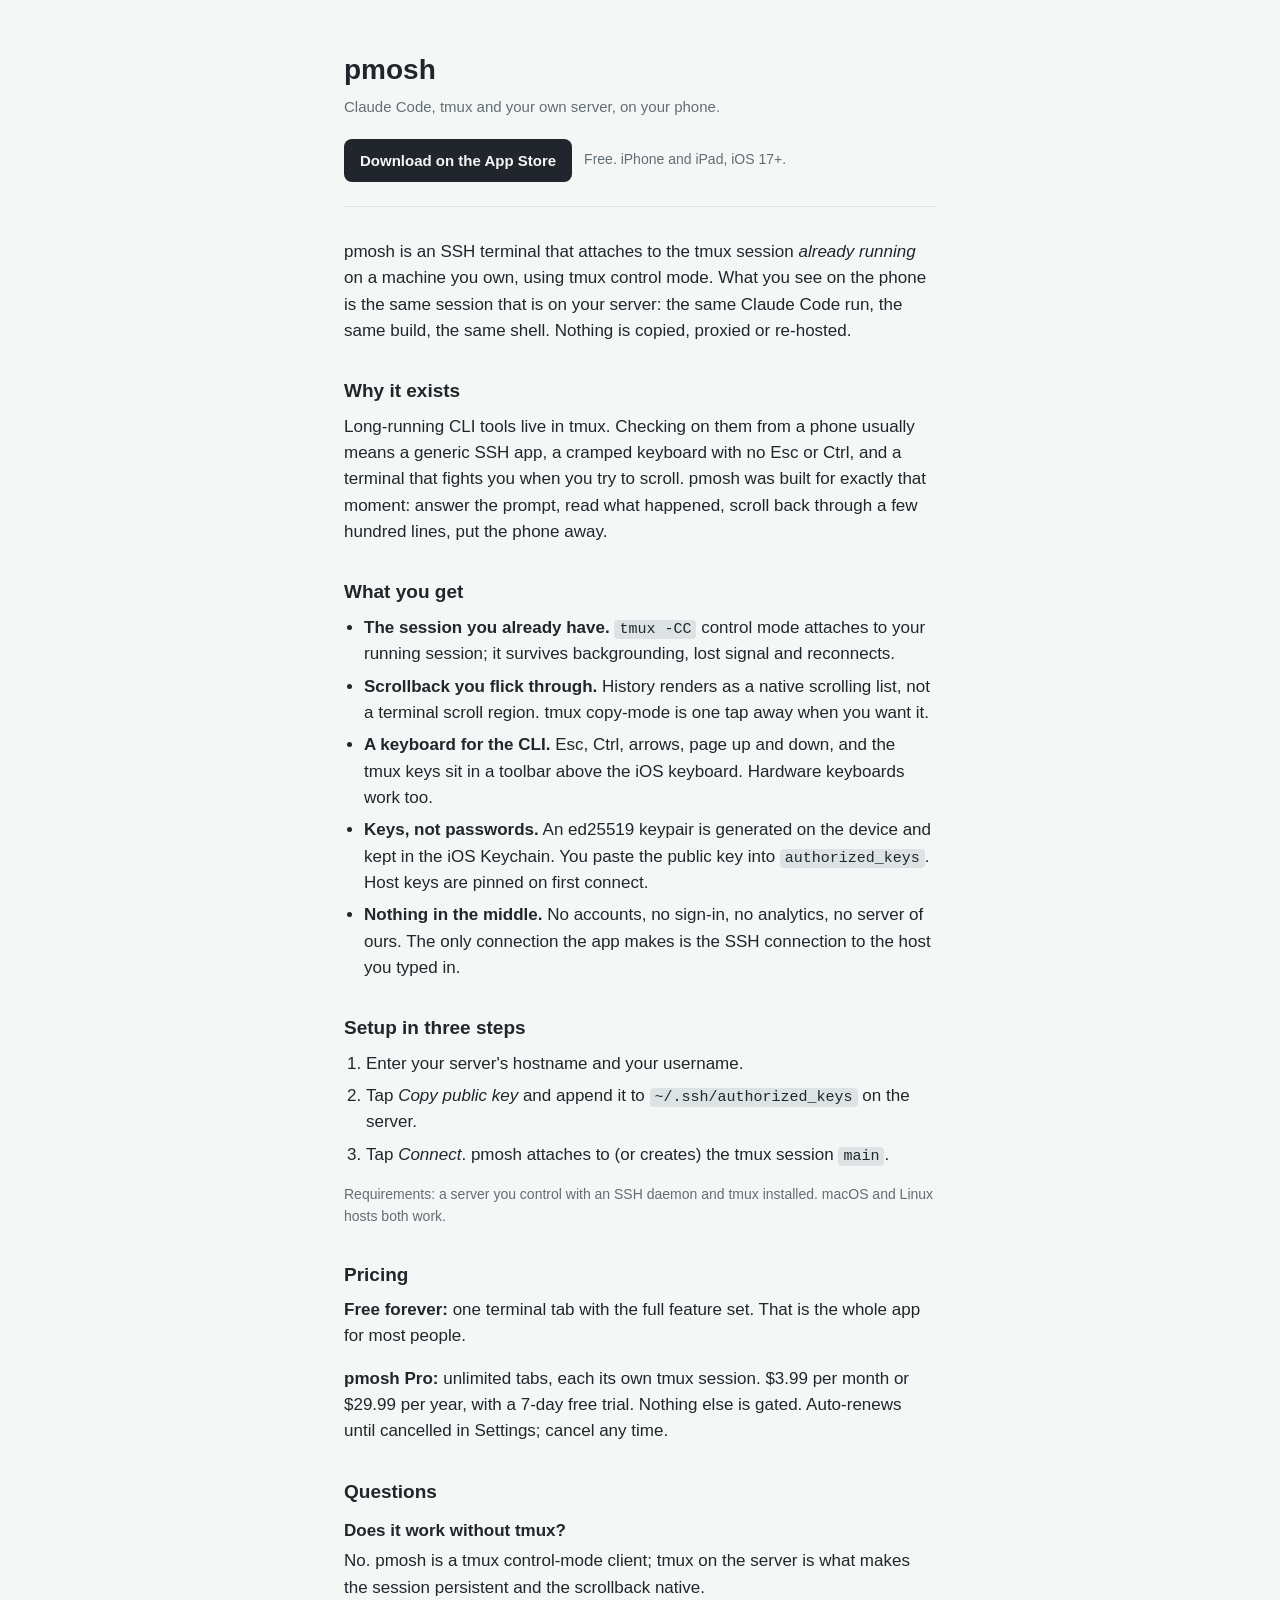
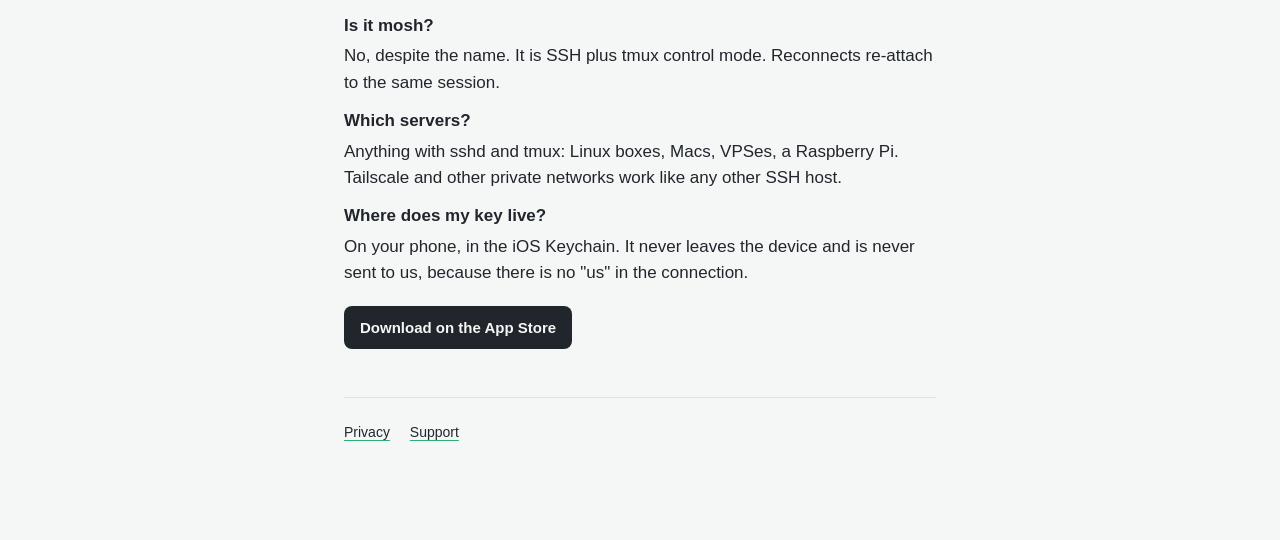
<file: index.html>
<!DOCTYPE html>
<html lang="en">
<head>
<meta charset="utf-8">
<meta name="viewport" content="width=device-width, initial-scale=1">
<title>pmosh — Claude Code, tmux and your own server, on your phone</title>
<meta name="description" content="pmosh is an iPhone and iPad SSH terminal that attaches to the tmux session already running on your server. Native flick scrollback, a real Esc/Ctrl/arrows toolbar, no accounts, no telemetry.">
<meta property="og:title" content="pmosh — an iPhone terminal for your tmux session">
<meta property="og:description" content="Attach to the tmux session already running on your own server. Built for driving Claude Code and other CLI tools from a phone.">
<meta property="og:type" content="website">
<meta property="og:url" content="https://robertpgruber.github.io/pmosh-site/">
<link rel="stylesheet" href="style.css">
</head>
<body>
<main>
  <header>
    <h1>pmosh</h1>
    <p class="tagline">Claude Code, tmux and your own server, on your phone.</p>
    <p class="cta">
      <a class="store" href="https://apps.apple.com/app/id6788939205">Download on the App Store</a>
      <span class="fine">Free. iPhone and iPad, iOS 17+.</span>
    </p>
  </header>

  <p>pmosh is an SSH terminal that attaches to the tmux session <em>already running</em> on a machine you own, using tmux control mode. What you see on the phone is the same session that is on your server: the same Claude Code run, the same build, the same shell. Nothing is copied, proxied or re-hosted.</p>

  <h2>Why it exists</h2>
  <p>Long-running CLI tools live in tmux. Checking on them from a phone usually means a generic SSH app, a cramped keyboard with no Esc or Ctrl, and a terminal that fights you when you try to scroll. pmosh was built for exactly that moment: answer the prompt, read what happened, scroll back through a few hundred lines, put the phone away.</p>

  <h2>What you get</h2>
  <ul>
    <li><strong>The session you already have.</strong> <code>tmux -CC</code> control mode attaches to your running session; it survives backgrounding, lost signal and reconnects.</li>
    <li><strong>Scrollback you flick through.</strong> History renders as a native scrolling list, not a terminal scroll region. tmux copy-mode is one tap away when you want it.</li>
    <li><strong>A keyboard for the CLI.</strong> Esc, Ctrl, arrows, page up and down, and the tmux keys sit in a toolbar above the iOS keyboard. Hardware keyboards work too.</li>
    <li><strong>Keys, not passwords.</strong> An ed25519 keypair is generated on the device and kept in the iOS Keychain. You paste the public key into <code>authorized_keys</code>. Host keys are pinned on first connect.</li>
    <li><strong>Nothing in the middle.</strong> No accounts, no sign-in, no analytics, no server of ours. The only connection the app makes is the SSH connection to the host you typed in.</li>
  </ul>

  <h2>Setup in three steps</h2>
  <ol>
    <li>Enter your server's hostname and your username.</li>
    <li>Tap <em>Copy public key</em> and append it to <code>~/.ssh/authorized_keys</code> on the server.</li>
    <li>Tap <em>Connect</em>. pmosh attaches to (or creates) the tmux session <code>main</code>.</li>
  </ol>
  <p class="fine">Requirements: a server you control with an SSH daemon and tmux installed. macOS and Linux hosts both work.</p>

  <h2>Pricing</h2>
  <p><strong>Free forever:</strong> one terminal tab with the full feature set. That is the whole app for most people.</p>
  <p><strong>pmosh Pro:</strong> unlimited tabs, each its own tmux session. $3.99 per month or $29.99 per year, with a 7-day free trial. Nothing else is gated. Auto-renews until cancelled in Settings; cancel any time.</p>

  <h2>Questions</h2>
  <dl>
    <dt>Does it work without tmux?</dt>
    <dd>No. pmosh is a tmux control-mode client; tmux on the server is what makes the session persistent and the scrollback native.</dd>
    <dt>Is it mosh?</dt>
    <dd>No, despite the name. It is SSH plus tmux control mode. Reconnects re-attach to the same session.</dd>
    <dt>Which servers?</dt>
    <dd>Anything with sshd and tmux: Linux boxes, Macs, VPSes, a Raspberry Pi. Tailscale and other private networks work like any other SSH host.</dd>
    <dt>Where does my key live?</dt>
    <dd>On your phone, in the iOS Keychain. It never leaves the device and is never sent to us, because there is no "us" in the connection.</dd>
  </dl>

  <p class="cta">
    <a class="store" href="https://apps.apple.com/app/id6788939205">Download on the App Store</a>
  </p>

  <nav>
    <a href="privacy.html">Privacy</a>
    <a href="support.html">Support</a>
  </nav>
</main>
</body>
</html>
</file>
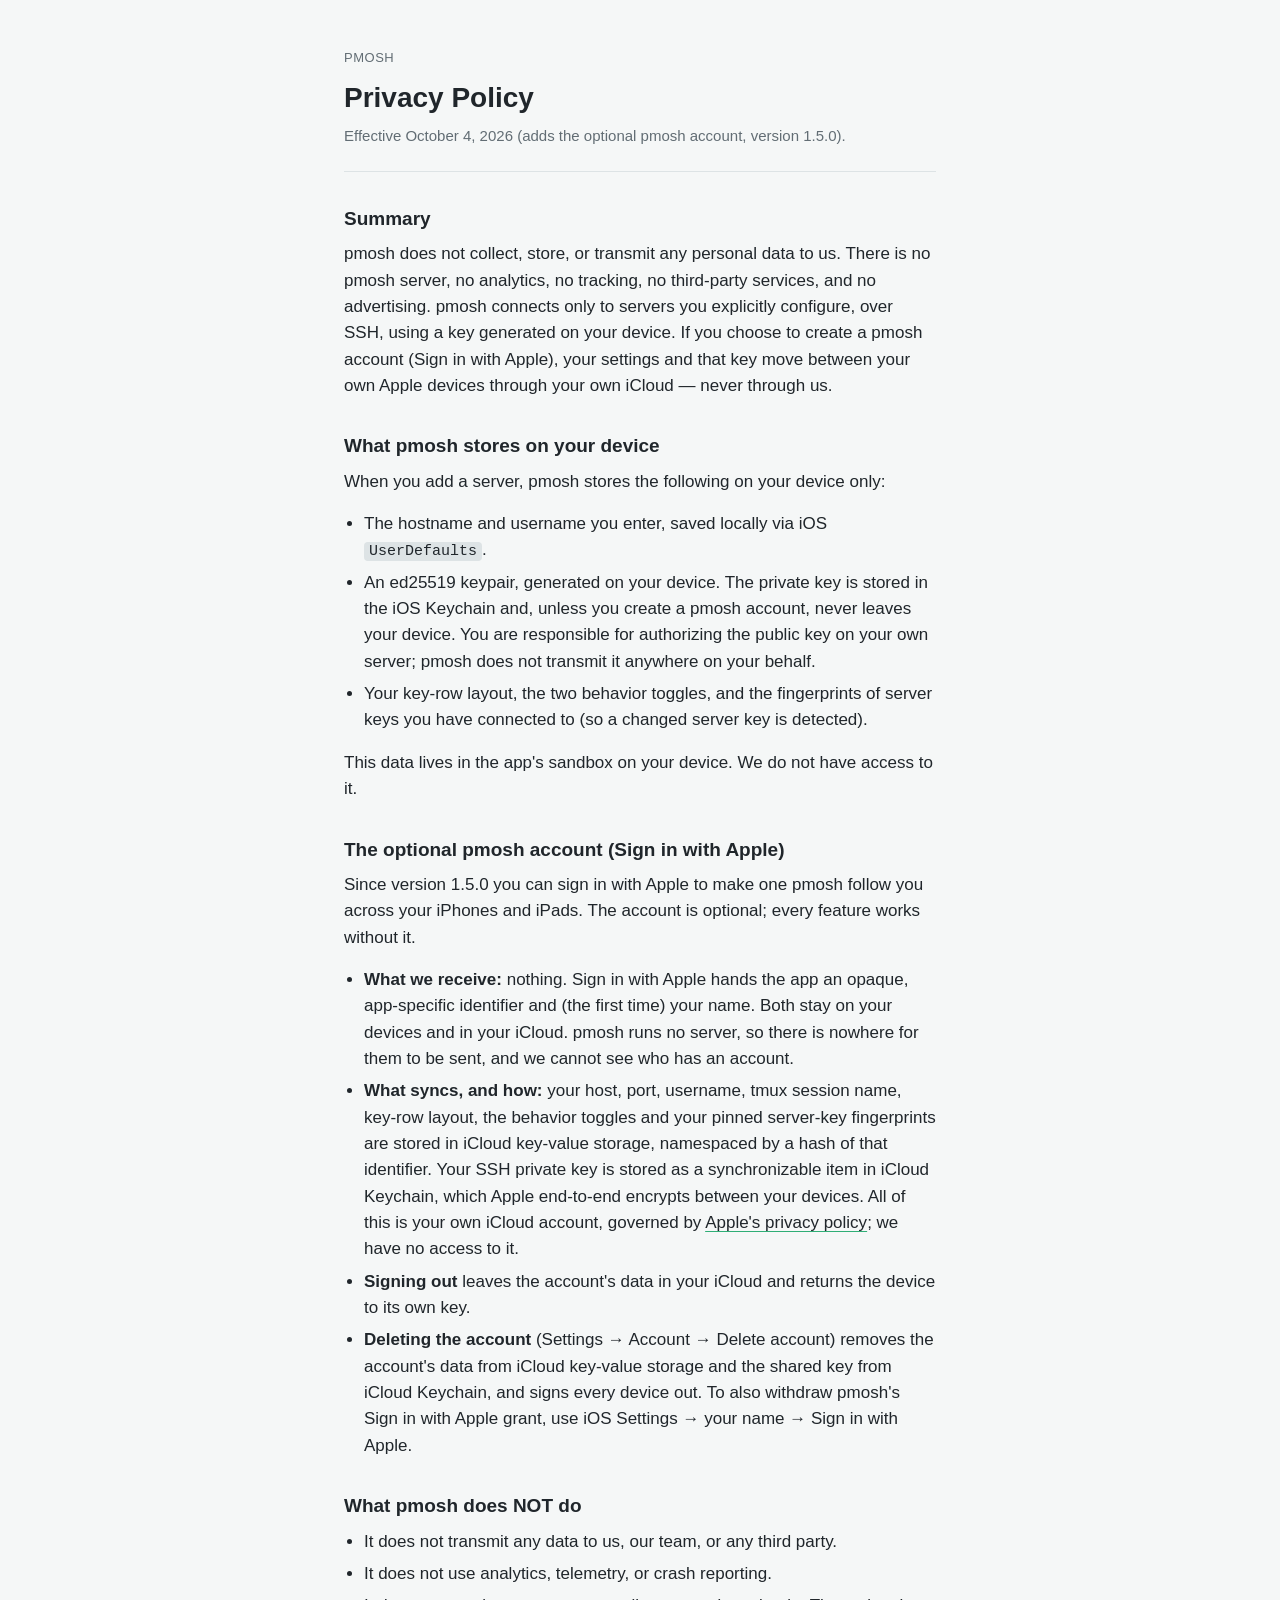
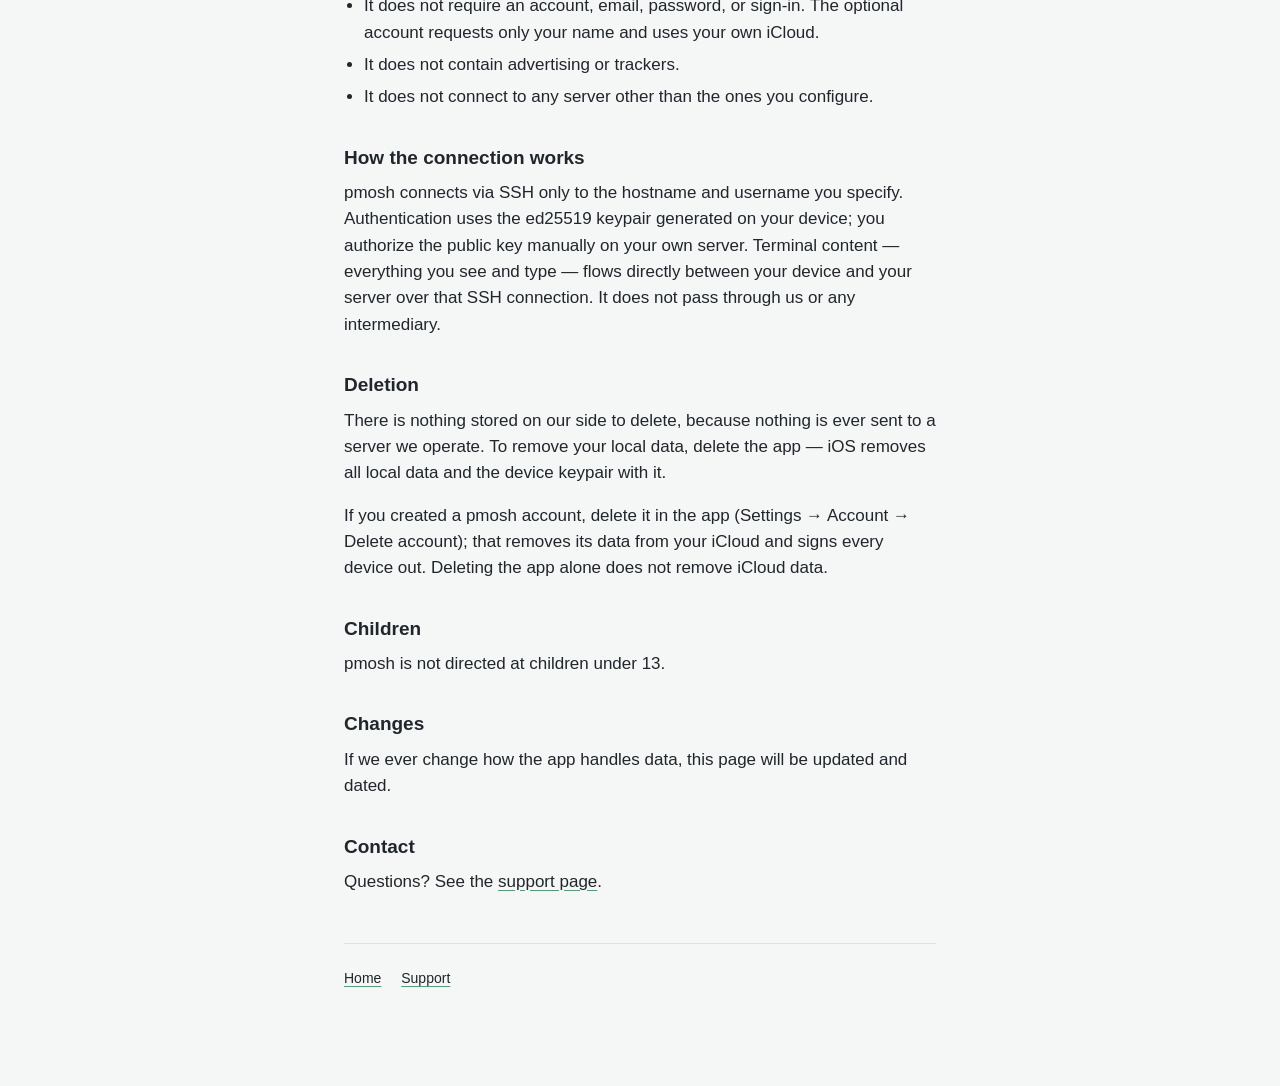
<file: privacy.html>
<!DOCTYPE html>
<html lang="en">
<head>
<meta charset="utf-8">
<meta name="viewport" content="width=device-width, initial-scale=1">
<title>pmosh &mdash; Privacy</title>
<link rel="stylesheet" href="style.css">
</head>
<body>
<main>
  <header>
    <p class="eyebrow">pmosh</p>
    <h1>Privacy Policy</h1>
    <p class="tagline">Effective October 4, 2026 (adds the optional pmosh account, version 1.5.0).</p>
  </header>

  <h2>Summary</h2>
  <p>pmosh does not collect, store, or transmit any personal data to us. There is no pmosh server, no analytics, no tracking, no third-party services, and no advertising. pmosh connects only to servers you explicitly configure, over SSH, using a key generated on your device. If you choose to create a pmosh account (Sign in with Apple), your settings and that key move between your own Apple devices through your own iCloud &mdash; never through us.</p>

  <h2>What pmosh stores on your device</h2>
  <p>When you add a server, pmosh stores the following on your device only:</p>
  <ul>
    <li>The hostname and username you enter, saved locally via iOS <code>UserDefaults</code>.</li>
    <li>An ed25519 keypair, generated on your device. The private key is stored in the iOS Keychain and, unless you create a pmosh account, never leaves your device. You are responsible for authorizing the public key on your own server; pmosh does not transmit it anywhere on your behalf.</li>
    <li>Your key-row layout, the two behavior toggles, and the fingerprints of server keys you have connected to (so a changed server key is detected).</li>
  </ul>
  <p>This data lives in the app's sandbox on your device. We do not have access to it.</p>

  <h2>The optional pmosh account (Sign in with Apple)</h2>
  <p>Since version 1.5.0 you can sign in with Apple to make one pmosh follow you across your iPhones and iPads. The account is optional; every feature works without it.</p>
  <ul>
    <li><strong>What we receive:</strong> nothing. Sign in with Apple hands the app an opaque, app-specific identifier and (the first time) your name. Both stay on your devices and in your iCloud. pmosh runs no server, so there is nowhere for them to be sent, and we cannot see who has an account.</li>
    <li><strong>What syncs, and how:</strong> your host, port, username, tmux session name, key-row layout, the behavior toggles and your pinned server-key fingerprints are stored in iCloud key-value storage, namespaced by a hash of that identifier. Your SSH private key is stored as a synchronizable item in iCloud Keychain, which Apple end-to-end encrypts between your devices. All of this is your own iCloud account, governed by <a href="https://www.apple.com/legal/privacy/">Apple's privacy policy</a>; we have no access to it.</li>
    <li><strong>Signing out</strong> leaves the account's data in your iCloud and returns the device to its own key.</li>
    <li><strong>Deleting the account</strong> (Settings &rarr; Account &rarr; Delete account) removes the account's data from iCloud key-value storage and the shared key from iCloud Keychain, and signs every device out. To also withdraw pmosh's Sign in with Apple grant, use iOS Settings &rarr; your name &rarr; Sign in with Apple.</li>
  </ul>

  <h2>What pmosh does NOT do</h2>
  <ul>
    <li>It does not transmit any data to us, our team, or any third party.</li>
    <li>It does not use analytics, telemetry, or crash reporting.</li>
    <li>It does not require an account, email, password, or sign-in. The optional account requests only your name and uses your own iCloud.</li>
    <li>It does not contain advertising or trackers.</li>
    <li>It does not connect to any server other than the ones you configure.</li>
  </ul>

  <h2>How the connection works</h2>
  <p>pmosh connects via SSH only to the hostname and username you specify. Authentication uses the ed25519 keypair generated on your device; you authorize the public key manually on your own server. Terminal content &mdash; everything you see and type &mdash; flows directly between your device and your server over that SSH connection. It does not pass through us or any intermediary.</p>

  <h2>Deletion</h2>
  <p>There is nothing stored on our side to delete, because nothing is ever sent to a server we operate. To remove your local data, delete the app &mdash; iOS removes all local data and the device keypair with it.</p>
  <p>If you created a pmosh account, delete it in the app (Settings &rarr; Account &rarr; Delete account); that removes its data from your iCloud and signs every device out. Deleting the app alone does not remove iCloud data.</p>

  <h2>Children</h2>
  <p>pmosh is not directed at children under 13.</p>

  <h2>Changes</h2>
  <p>If we ever change how the app handles data, this page will be updated and dated.</p>

  <h2>Contact</h2>
  <p>Questions? See the <a href="support.html">support page</a>.</p>

  <nav>
    <a href="index.html">Home</a>
    <a href="support.html">Support</a>
  </nav>
</main>
</body>
</html>
</file>
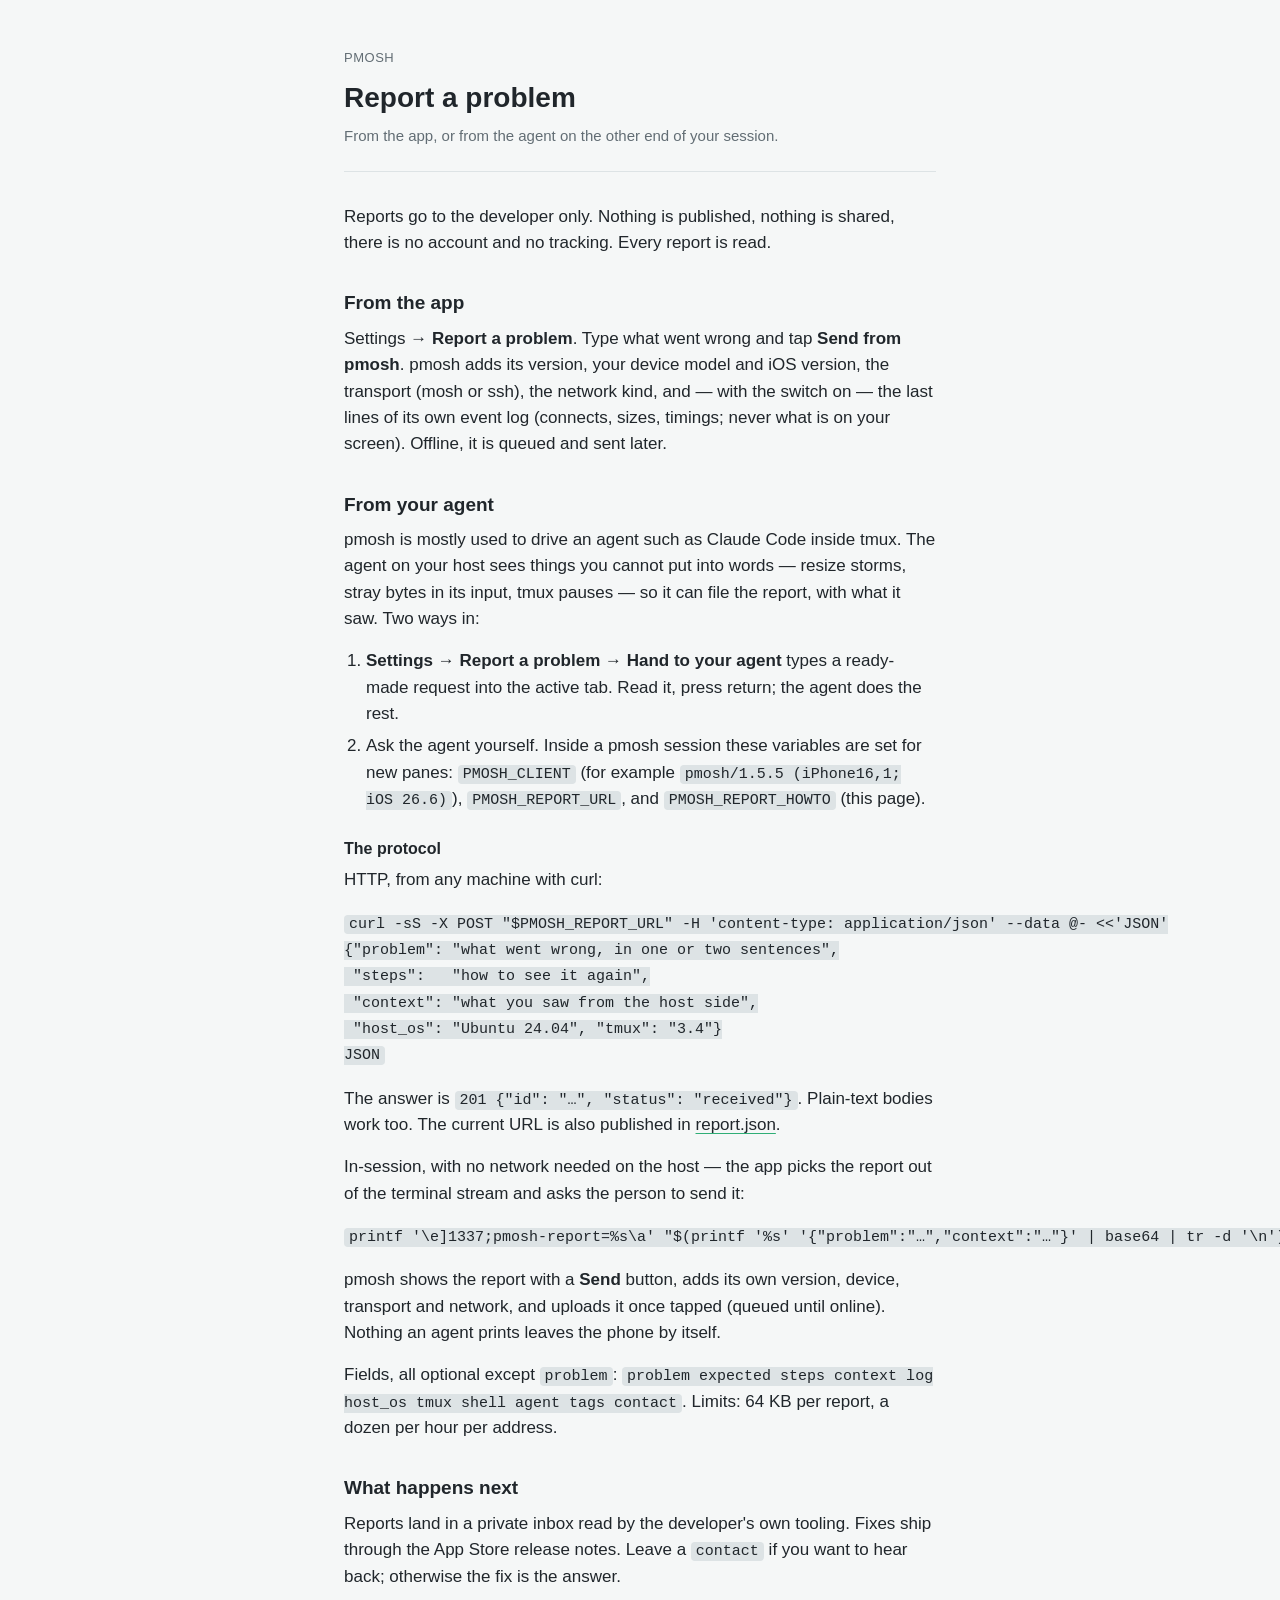
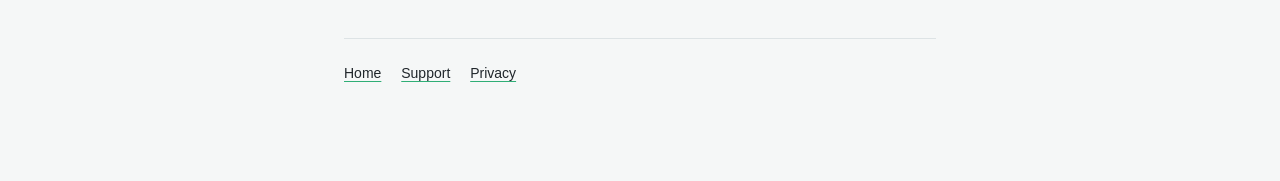
<file: report.html>
<!DOCTYPE html>
<html lang="en">
<head>
<meta charset="utf-8">
<meta name="viewport" content="width=device-width, initial-scale=1">
<title>pmosh &mdash; Report a problem</title>
<link rel="stylesheet" href="style.css">
</head>
<body>
<main>
  <header>
    <p class="eyebrow">pmosh</p>
    <h1>Report a problem</h1>
    <p class="tagline">From the app, or from the agent on the other end of your session.</p>
  </header>

  <p>Reports go to the developer only. Nothing is published, nothing is shared, there is no account and no tracking. Every report is read.</p>

  <h2>From the app</h2>
  <p>Settings &rarr; <strong>Report a problem</strong>. Type what went wrong and tap <strong>Send from pmosh</strong>. pmosh adds its version, your device model and iOS version, the transport (mosh or ssh), the network kind, and &mdash; with the switch on &mdash; the last lines of its own event log (connects, sizes, timings; never what is on your screen). Offline, it is queued and sent later.</p>

  <h2>From your agent</h2>
  <p>pmosh is mostly used to drive an agent such as Claude Code inside tmux. The agent on your host sees things you cannot put into words &mdash; resize storms, stray bytes in its input, tmux pauses &mdash; so it can file the report, with what it saw. Two ways in:</p>
  <ol>
    <li><strong>Settings &rarr; Report a problem &rarr; Hand to your agent</strong> types a ready-made request into the active tab. Read it, press return; the agent does the rest.</li>
    <li>Ask the agent yourself. Inside a pmosh session these variables are set for new panes: <code>PMOSH_CLIENT</code> (for example <code>pmosh/1.5.5 (iPhone16,1; iOS 26.6)</code>), <code>PMOSH_REPORT_URL</code>, and <code>PMOSH_REPORT_HOWTO</code> (this page).</li>
  </ol>

  <h3>The protocol</h3>
  <p>HTTP, from any machine with curl:</p>
  <pre><code>curl -sS -X POST "$PMOSH_REPORT_URL" -H 'content-type: application/json' --data @- &lt;&lt;'JSON'
{"problem": "what went wrong, in one or two sentences",
 "steps":   "how to see it again",
 "context": "what you saw from the host side",
 "host_os": "Ubuntu 24.04", "tmux": "3.4"}
JSON</code></pre>
  <p>The answer is <code>201 {"id": "&hellip;", "status": "received"}</code>. Plain-text bodies work too. The current URL is also published in <a href="report.json">report.json</a>.</p>

  <p>In-session, with no network needed on the host &mdash; the app picks the report out of the terminal stream and asks the person to send it:</p>
  <pre><code>printf '\e]1337;pmosh-report=%s\a' "$(printf '%s' '{"problem":"&hellip;","context":"&hellip;"}' | base64 | tr -d '\n')"</code></pre>
  <p>pmosh shows the report with a <strong>Send</strong> button, adds its own version, device, transport and network, and uploads it once tapped (queued until online). Nothing an agent prints leaves the phone by itself.</p>

  <p>Fields, all optional except <code>problem</code>: <code>problem expected steps context log host_os tmux shell agent tags contact</code>. Limits: 64&nbsp;KB per report, a dozen per hour per address.</p>

  <h2>What happens next</h2>
  <p>Reports land in a private inbox read by the developer's own tooling. Fixes ship through the App Store release notes. Leave a <code>contact</code> if you want to hear back; otherwise the fix is the answer.</p>

  <nav>
    <a href="index.html">Home</a>
    <a href="support.html">Support</a>
    <a href="privacy.html">Privacy</a>
  </nav>
</main>
</body>
</html>
</file>
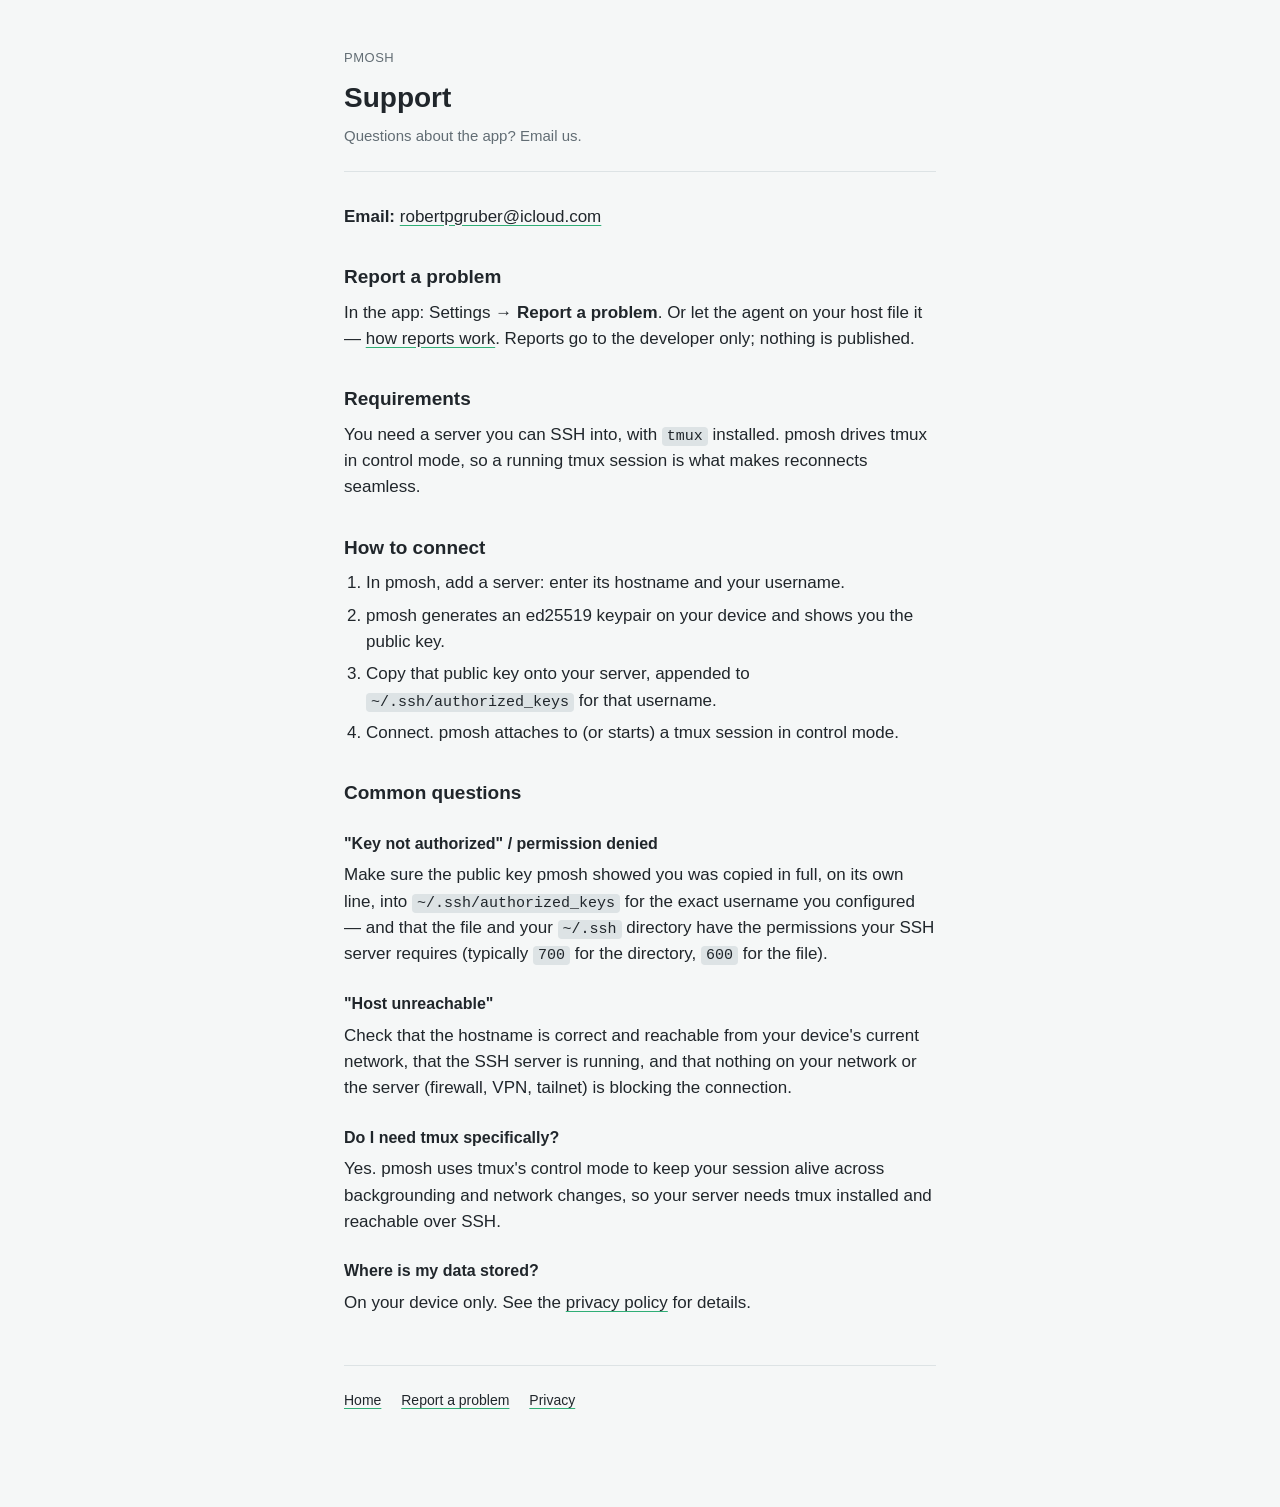
<file: support.html>
<!DOCTYPE html>
<html lang="en">
<head>
<meta charset="utf-8">
<meta name="viewport" content="width=device-width, initial-scale=1">
<title>pmosh &mdash; Support</title>
<link rel="stylesheet" href="style.css">
</head>
<body>
<main>
  <header>
    <p class="eyebrow">pmosh</p>
    <h1>Support</h1>
    <p class="tagline">Questions about the app? Email us.</p>
  </header>

  <p><strong>Email:</strong> <a href="mailto:robertpgruber@icloud.com">robertpgruber@icloud.com</a></p>

  <h2>Report a problem</h2>
  <p>In the app: Settings &rarr; <strong>Report a problem</strong>. Or let the agent on your host file it &mdash; <a href="report.html">how reports work</a>. Reports go to the developer only; nothing is published.</p>

  <h2>Requirements</h2>
  <p>You need a server you can SSH into, with <code>tmux</code> installed. pmosh drives tmux in control mode, so a running tmux session is what makes reconnects seamless.</p>

  <h2>How to connect</h2>
  <ol>
    <li>In pmosh, add a server: enter its hostname and your username.</li>
    <li>pmosh generates an ed25519 keypair on your device and shows you the public key.</li>
    <li>Copy that public key onto your server, appended to <code>~/.ssh/authorized_keys</code> for that username.</li>
    <li>Connect. pmosh attaches to (or starts) a tmux session in control mode.</li>
  </ol>

  <h2>Common questions</h2>

  <h3>"Key not authorized" / permission denied</h3>
  <p>Make sure the public key pmosh showed you was copied in full, on its own line, into <code>~/.ssh/authorized_keys</code> for the exact username you configured &mdash; and that the file and your <code>~/.ssh</code> directory have the permissions your SSH server requires (typically <code>700</code> for the directory, <code>600</code> for the file).</p>

  <h3>"Host unreachable"</h3>
  <p>Check that the hostname is correct and reachable from your device's current network, that the SSH server is running, and that nothing on your network or the server (firewall, VPN, tailnet) is blocking the connection.</p>

  <h3>Do I need tmux specifically?</h3>
  <p>Yes. pmosh uses tmux's control mode to keep your session alive across backgrounding and network changes, so your server needs tmux installed and reachable over SSH.</p>

  <h3>Where is my data stored?</h3>
  <p>On your device only. See the <a href="privacy.html">privacy policy</a> for details.</p>

  <nav>
    <a href="index.html">Home</a>
    <a href="report.html">Report a problem</a>
    <a href="privacy.html">Privacy</a>
  </nav>
</main>
</body>
</html>
</file>
<file: style.css>
:root {
  --bg: #f5f7f7;
  --fg: #20262b;
  --muted: #626d74;
  --accent: #2fae76;
  --line: #dde3e5;
}

* { box-sizing: border-box; }

html, body {
  margin: 0;
  padding: 0;
  background: var(--bg);
  color: var(--fg);
  font-family: -apple-system, BlinkMacSystemFont, "Segoe UI", Helvetica, Arial, sans-serif;
  font-size: 17px;
  line-height: 1.55;
}

main {
  max-width: 640px;
  margin: 0 auto;
  padding: 48px 24px 96px;
}

header {
  border-bottom: 1px solid var(--line);
  padding-bottom: 24px;
  margin-bottom: 32px;
}

h1 {
  font-size: 28px;
  margin: 0 0 4px;
  font-weight: 600;
}

header .tagline {
  color: var(--muted);
  font-size: 15px;
  margin: 0;
}

h2 {
  font-size: 19px;
  margin-top: 32px;
  margin-bottom: 8px;
}

h3 {
  font-size: 16px;
  margin-top: 24px;
  margin-bottom: 6px;
}

p, ul {
  margin: 0 0 16px;
}

ul {
  padding-left: 20px;
}

li {
  margin-bottom: 6px;
}

code {
  background: var(--line);
  border-radius: 4px;
  padding: 1px 5px;
  font-size: 15px;
}

a {
  color: var(--fg);
  text-decoration: underline;
  text-decoration-color: var(--accent);
  text-underline-offset: 3px;
}

.eyebrow {
  font-size: 13px;
  color: var(--muted);
  text-transform: uppercase;
  letter-spacing: 0.04em;
  margin: 0 0 8px;
}

nav {
  margin-top: 48px;
  padding-top: 24px;
  border-top: 1px solid var(--line);
  color: var(--muted);
  font-size: 14px;
}

nav a { margin-right: 16px; }

/* landing page additions (2026-09-17) */
.cta { margin: 20px 0 0; display: flex; flex-wrap: wrap; align-items: center; gap: 12px; }
a.store {
  display: inline-block;
  background: var(--fg);
  color: var(--bg);
  text-decoration: none;
  border-radius: 8px;
  padding: 10px 16px;
  font-weight: 600;
  font-size: 15px;
}
a.store:hover { background: var(--accent); color: #fff; }
.fine { color: var(--muted); font-size: 14px; }
ol { padding-left: 22px; margin: 0 0 16px; }
dl { margin: 0 0 16px; }
dt { font-weight: 600; margin-top: 12px; }
dd { margin: 4px 0 0 0; color: var(--fg); }
</file>
